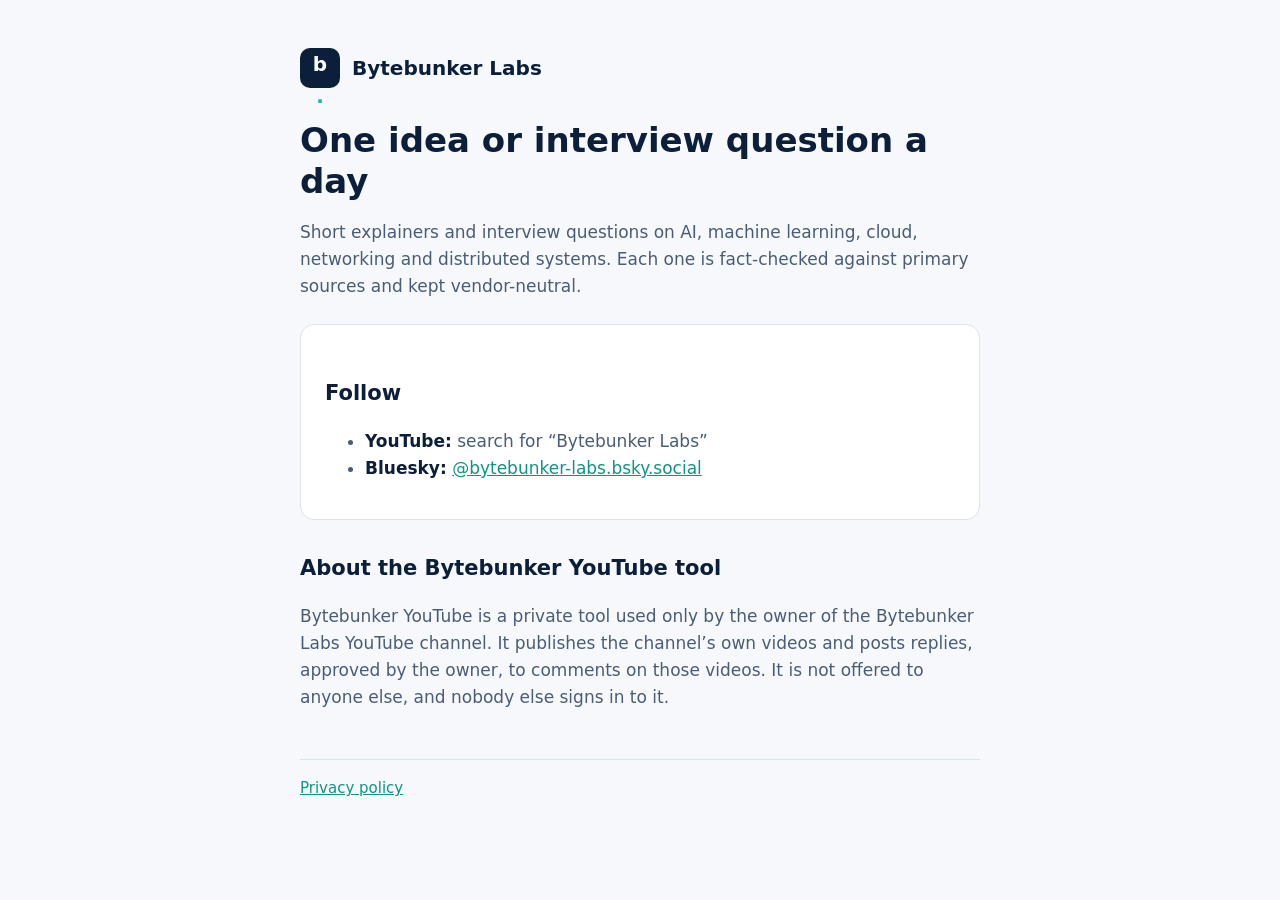
<file: index.html>
<!doctype html>
<html lang="en">
<head>
<meta charset="utf-8">
<meta name="viewport" content="width=device-width, initial-scale=1">
<title>Bytebunker Labs</title>
<meta name="description" content="Short explainers and interview questions on AI, machine learning, cloud, networking and distributed systems.">
<link rel="stylesheet" href="style.css">
</head>
<body>
<main>
  <div class="brand"><span class="mark">b<span>.</span></span> Bytebunker Labs</div>
  <h1>One idea or interview question a day</h1>
  <p>Short explainers and interview questions on AI, machine learning, cloud, networking and distributed systems.
     Each one is fact-checked against primary sources and kept vendor-neutral.</p>

  <div class="card">
    <h2>Follow</h2>
    <ul>
      <li><strong>YouTube:</strong> search for “Bytebunker Labs”</li>
      <li><strong>Bluesky:</strong> <a href="https://bsky.app/profile/bytebunker-labs.bsky.social">@bytebunker-labs.bsky.social</a></li>
    </ul>
  </div>

  <h2>About the Bytebunker YouTube tool</h2>
  <p>Bytebunker YouTube is a private tool used only by the owner of the Bytebunker Labs YouTube channel. It publishes
     the channel’s own videos and posts replies, approved by the owner, to comments on those videos. It is not offered
     to anyone else, and nobody else signs in to it.</p>

  <footer><a href="privacy.html">Privacy policy</a></footer>
</main>
</body>
</html>
</file>
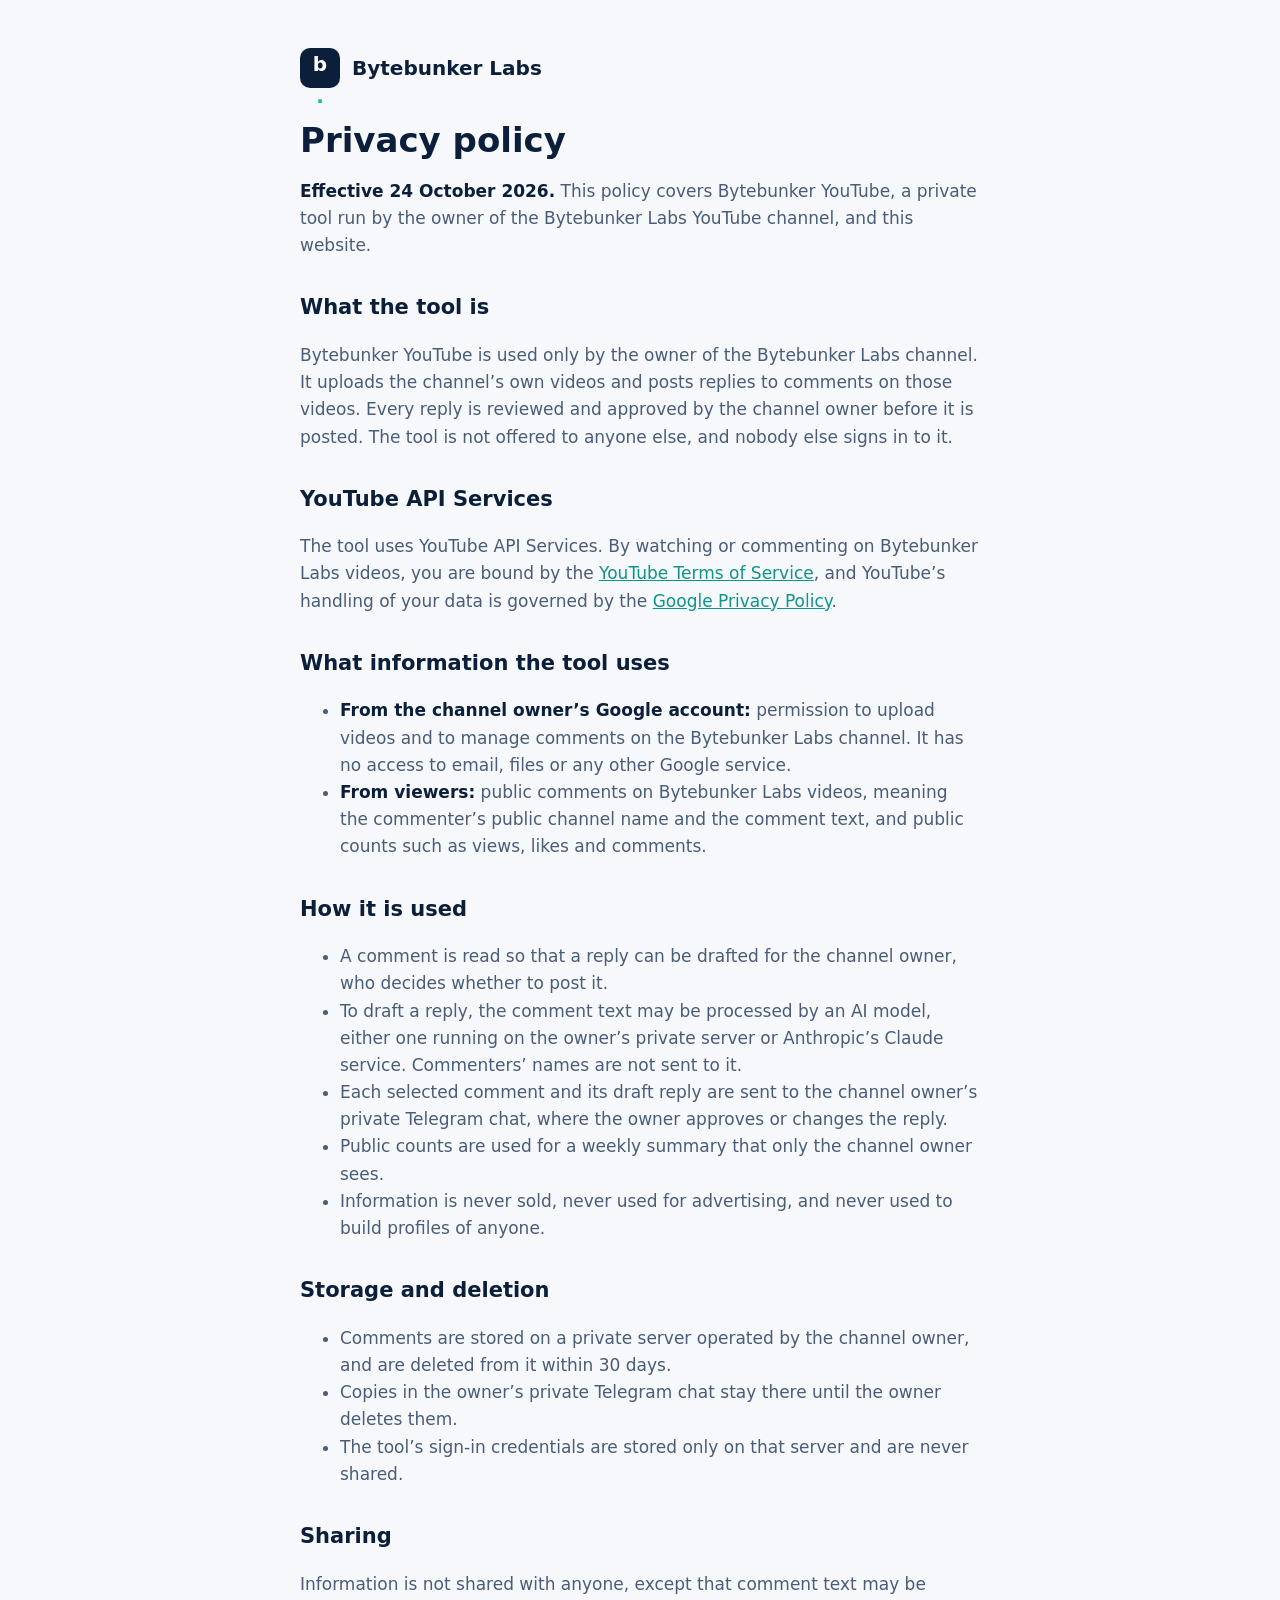
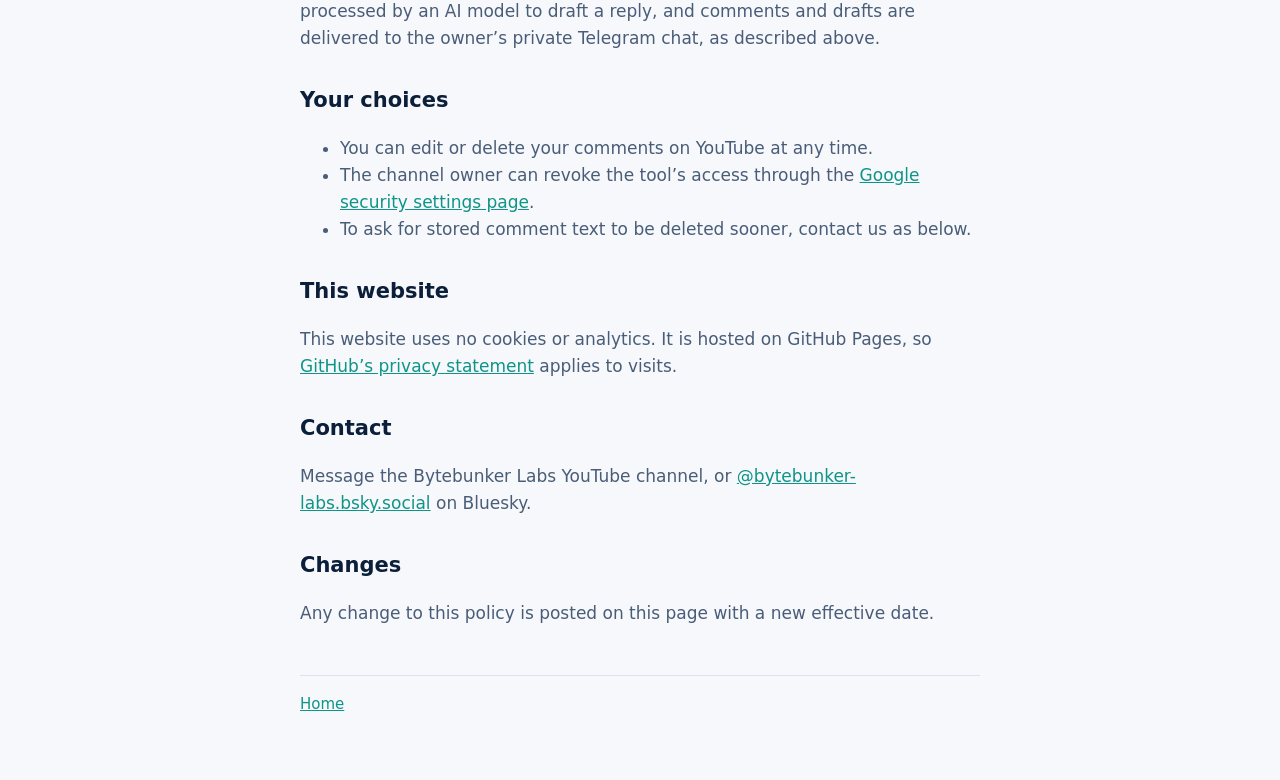
<file: privacy.html>
<!doctype html>
<html lang="en">
<head>
<meta charset="utf-8">
<meta name="viewport" content="width=device-width, initial-scale=1">
<title>Privacy Policy · Bytebunker Labs</title>
<meta name="description" content="How the Bytebunker YouTube tool uses YouTube API Services and handles data.">
<link rel="stylesheet" href="style.css">
</head>
<body>
<main>
  <div class="brand"><a class="mark" href="index.html" style="text-decoration:none">b<span>.</span></a> Bytebunker Labs</div>
  <h1>Privacy policy</h1>
  <p><strong>Effective 24 October 2026.</strong> This policy covers Bytebunker YouTube, a private tool run by
     the owner of the Bytebunker Labs YouTube channel, and this website.</p>

  <h2>What the tool is</h2>
  <p>Bytebunker YouTube is used only by the owner of the Bytebunker Labs channel. It uploads the channel’s own videos
     and posts replies to comments on those videos. Every reply is reviewed and approved by the channel owner before it
     is posted. The tool is not offered to anyone else, and nobody else signs in to it.</p>

  <h2>YouTube API Services</h2>
  <p>The tool uses YouTube API Services. By watching or commenting on Bytebunker Labs videos, you are bound by the
     <a href="https://www.youtube.com/t/terms">YouTube Terms of Service</a>, and YouTube’s handling of your data is
     governed by the <a href="https://policies.google.com/privacy">Google Privacy Policy</a>.</p>

  <h2>What information the tool uses</h2>
  <ul>
    <li><strong>From the channel owner’s Google account:</strong> permission to upload videos and to manage comments on
        the Bytebunker Labs channel. It has no access to email, files or any other Google service.</li>
    <li><strong>From viewers:</strong> public comments on Bytebunker Labs videos, meaning the commenter’s public channel
        name and the comment text, and public counts such as views, likes and comments.</li>
  </ul>

  <h2>How it is used</h2>
  <ul>
    <li>A comment is read so that a reply can be drafted for the channel owner, who decides whether to post it.</li>
    <li>To draft a reply, the comment text may be processed by an AI model, either one running on the owner’s private
        server or Anthropic’s Claude service. Commenters’ names are not sent to it.</li>
    <li>Each selected comment and its draft reply are sent to the channel owner’s private Telegram chat, where the owner
        approves or changes the reply.</li>
    <li>Public counts are used for a weekly summary that only the channel owner sees.</li>
    <li>Information is never sold, never used for advertising, and never used to build profiles of anyone.</li>
  </ul>

  <h2>Storage and deletion</h2>
  <ul>
    <li>Comments are stored on a private server operated by the channel owner, and are deleted from it within 30 days.</li>
    <li>Copies in the owner’s private Telegram chat stay there until the owner deletes them.</li>
    <li>The tool’s sign-in credentials are stored only on that server and are never shared.</li>
  </ul>

  <h2>Sharing</h2>
  <p>Information is not shared with anyone, except that comment text may be processed by an AI model to draft a
     reply, and comments and drafts are delivered to the owner’s private Telegram chat, as described above.</p>

  <h2>Your choices</h2>
  <ul>
    <li>You can edit or delete your comments on YouTube at any time.</li>
    <li>The channel owner can revoke the tool’s access through the
        <a href="https://security.google.com/settings/security/permissions">Google security settings page</a>.</li>
    <li>To ask for stored comment text to be deleted sooner, contact us as below.</li>
  </ul>

  <h2>This website</h2>
  <p>This website uses no cookies or analytics. It is hosted on GitHub Pages, so
     <a href="https://docs.github.com/en/site-policy/privacy-policies/github-general-privacy-statement">GitHub’s privacy statement</a>
     applies to visits.</p>

  <h2>Contact</h2>
  <p>Message the Bytebunker Labs YouTube channel, or <a href="https://bsky.app/profile/bytebunker-labs.bsky.social">@bytebunker-labs.bsky.social</a> on Bluesky.</p>

  <h2>Changes</h2>
  <p>Any change to this policy is posted on this page with a new effective date.</p>

  <footer><a href="index.html">Home</a></footer>
</main>
</body>
</html>
</file>
<file: style.css>
:root { --bg: #f6f8fb; --card: #ffffff; --ink: #0b1f3a; --soft: #4a5d78; --accent: #0f9488; --line: #dbe3ee; }
@media (prefers-color-scheme: dark) {
  :root { --bg: #0b1f3a; --card: #163054; --ink: #ffffff; --soft: #a0b6d2; --accent: #14b8a6; --line: #24456f; }
}
* { box-sizing: border-box; }
body { margin: 0; background: var(--bg); color: var(--ink); font: 17px/1.6 system-ui, -apple-system, "Segoe UI", Ubuntu, sans-serif; }
main { max-width: 720px; margin: 0 auto; padding: 48px 20px 64px; }
.brand { display: flex; align-items: center; gap: 12px; font-weight: 700; font-size: 20px; }
.mark { display: inline-grid; place-items: center; width: 40px; height: 40px; border-radius: 10px; background: #0b1f3a; color: #fff; font-weight: 800; }
.mark span { color: #14b8a6; }
h1 { font-size: 34px; line-height: 1.2; margin: 32px 0 12px; }
h2 { font-size: 21px; margin: 32px 0 8px; }
p, li { color: var(--soft); }
strong { color: var(--ink); }
a { color: var(--accent); }
.card { background: var(--card); border: 1px solid var(--line); border-radius: 14px; padding: 20px 24px; margin: 24px 0; }
footer { margin-top: 48px; padding-top: 16px; border-top: 1px solid var(--line); font-size: 15px; }
</file>
